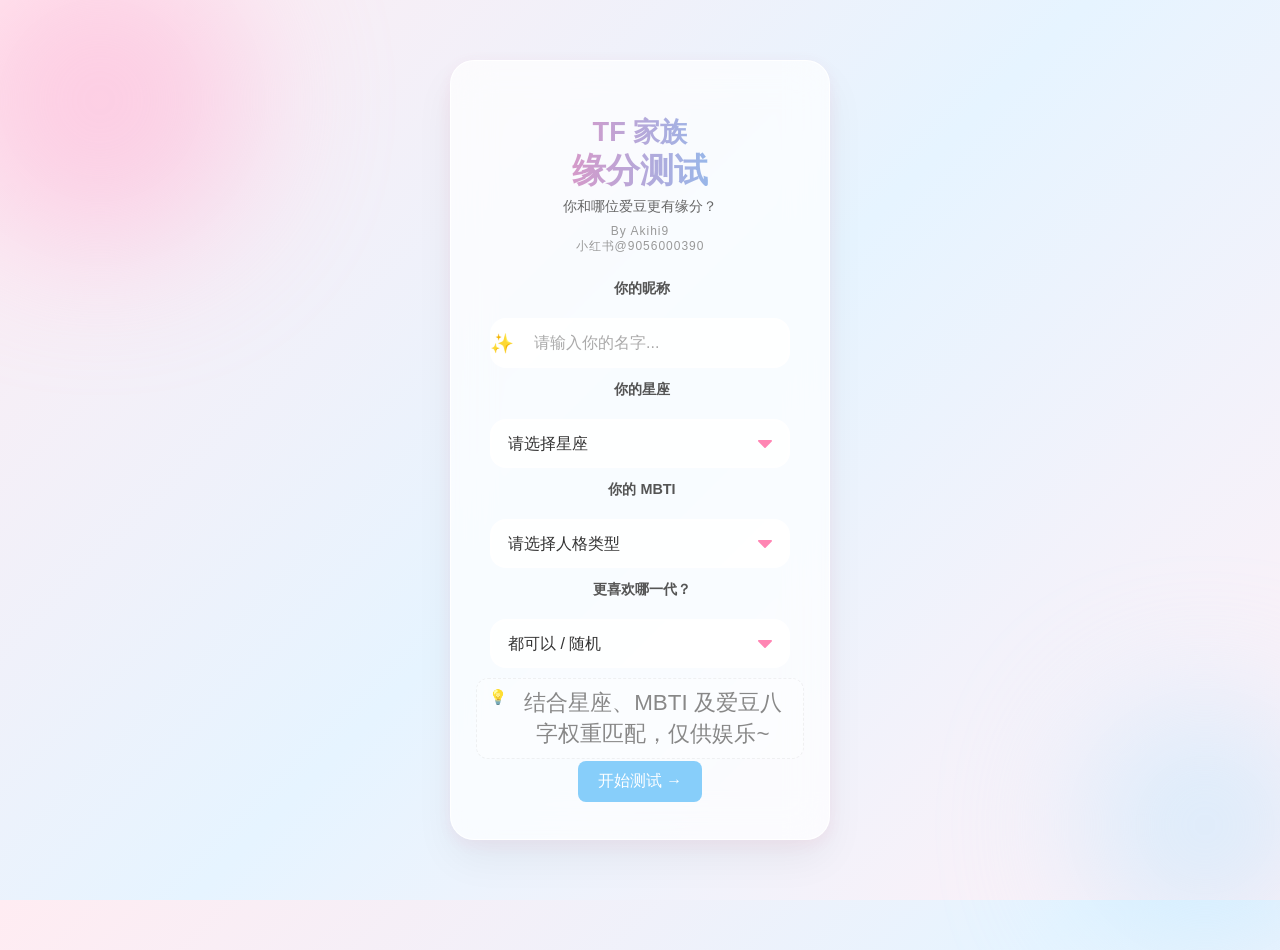
<file: index.html>
<!DOCTYPE html>
<html lang="zh-CN">
<head>
  <meta charset="UTF-8">
  <meta name="viewport" content="width=device-width, initial-scale=1.0, maximum-scale=1.0, user-scalable=no">
  <title>✨时代峰峻一到四代 · 缘分测试✨</title>
  <link rel="stylesheet" href="style.css">
  <link rel="stylesheet" href="index.css">
</head>
<body>

  <!-- 背景装饰 (保留氛围感) -->
  <div class="bg-shape shape-1"></div>
  <div class="bg-shape shape-2"></div>

  <div class="main-card">
    <header class="card-header fade-in" style="--delay: 0.1s">
      <h1>TF 家族<br><span class="highlight">缘分测试</span></h1>
      <p class="subtitle">你和哪位爱豆更有缘分？</p>
      <div class="author-sign">By Akihi9<br>小红书@9056000390</div>
    </header>

    <form id="testForm">
      <!-- 1. 昵称输入 -->
      <div class="input-group fade-in" style="--delay: 0.2s">
        <label for="nickname">你的昵称</label>
        <div class="input-wrapper">
          <input type="text" id="nickname" placeholder="请输入你的名字..." autocomplete="off">
          <span class="input-icon">✨</span>
        </div>
      </div>

      <!-- 2. 星座选择 (恢复下拉框) -->
      <div class="input-group fade-in" style="--delay: 0.3s">
        <label for="star">你的星座</label>
        <select id="star">
          <option value="" disabled selected>请选择星座</option>
          <option value="aries">白羊座 ♈</option>
          <option value="taurus">金牛座 ♉</option>
          <option value="gemini">双子座 ♊</option>
          <option value="cancer">巨蟹座 ♋</option>
          <option value="leo">狮子座 ♌</option>
          <option value="virgo">处女座 ♍</option>
          <option value="libra">天秤座 ♎</option>
          <option value="scorpio">天蝎座 ♏</option>
          <option value="sagittarius">射手座 ♐</option>
          <option value="capricorn">摩羯座 ♑</option>
          <option value="aquarius">水瓶座 ♒</option>
          <option value="pisces">双鱼座 ♓</option>
        </select>
      </div>

      <!-- 3. MBTI 选择 (恢复下拉框) -->
      <div class="input-group fade-in" style="--delay: 0.4s">
        <label for="mbti">你的 MBTI</label>
        <select id="mbti">
          <option value="" disabled selected>请选择人格类型</option>
          <option value="INFJ">INFJ 提倡者</option>
          <option value="INFP">INFP 调停者</option>
          <option value="INTJ">INTJ 建筑师</option>
          <option value="INTP">INTP 逻辑学家</option>
          <option value="ISFJ">ISFJ 守卫者</option>
          <option value="ISFP">ISFP 探险家</option>
          <option value="ISTJ">ISTJ 物流师</option>
          <option value="ISTP">ISTP 鉴赏家</option>
          <option value="ENFJ">ENFJ 主人公</option>
          <option value="ENFP">ENFP 竞选者</option>
          <option value="ENTJ">ENTJ 指挥官</option>
          <option value="ENTP">ENTP 辩论家</option>
          <option value="ESFJ">ESFJ 执政官</option>
          <option value="ESFP">ESFP 表演者</option>
          <option value="ESTJ">ESTJ 总经理</option>
          <option value="ESTP">ESTP 企业家</option>
        </select>
      </div>

      <!-- 4. 代际选择 (恢复下拉框) -->
      <div class="input-group fade-in" style="--delay: 0.5s">
        <label for="group">更喜欢哪一代？</label>
        <select id="group">
          <option value="all">都可以 / 随机</option>
          <option value="tfboys">TFBOYS (一代)</option>
          <option value="时代少年团">时代少年团 (二代)</option>
          <option value="三代">TF家族三代</option>
          <option value="四代">TF家族四代</option>
        </select>
      </div>

      <!-- 提示语 -->
      <div class="tip-box fade-in" style="--delay: 0.6s">
        <span class="tip-icon">💡</span>
        <p>结合星座、MBTI 及爱豆八字权重匹配，仅供娱乐~</p>
      </div>

      <!-- 按钮 -->
      <button type="button" id="startBtn" class="fade-in" style="--delay: 0.7s">
        开始测试 <span class="btn-arrow">→</span>
      </button>
    </form>
  </div>

  <script>
    // 简单的开始按钮逻辑
    document.getElementById("startBtn").addEventListener("click", function() {
      const nickname = document.getElementById("nickname").value.trim();
      const star = document.getElementById("star").value;
      const mbti = document.getElementById("mbti").value;
      const group = document.getElementById("group").value;

      // 验证
      if (!nickname) {
        const input = document.getElementById("nickname");
        input.classList.add('shake');
        input.placeholder = "请先告诉我你的名字~";
        setTimeout(() => {
          input.classList.remove('shake');
          input.placeholder = "请输入你的名字...";
        }, 500);
        return;
      }
      if (!star) {
        alert("别忘了选星座哦！");
        document.getElementById("star").focus();
        return;
      }
      if (!mbti) {
        alert("MBTI 是匹配的关键，选一个吧！");
        document.getElementById("mbti").focus();
        return;
      }

      // 存储
      localStorage.setItem("nickname", nickname);
      localStorage.setItem("star", star);
      localStorage.setItem("mbti", mbti);
      localStorage.setItem("group", group);

      // 按钮点击特效
      const btn = this;
      const originalText = btn.innerHTML;
      btn.innerHTML = "加载中...";
      btn.style.transform = "scale(0.95)";
      
      setTimeout(() => {
        window.location.href = "question1.html";
      }, 600);
    });

    // 入场动画
    window.addEventListener('load', () => {
      document.querySelectorAll('.fade-in').forEach(el => {
        el.style.opacity = '1';
        el.style.transform = 'translateY(0)';
      });
    });
  </script>
</body>
</html>
</file>
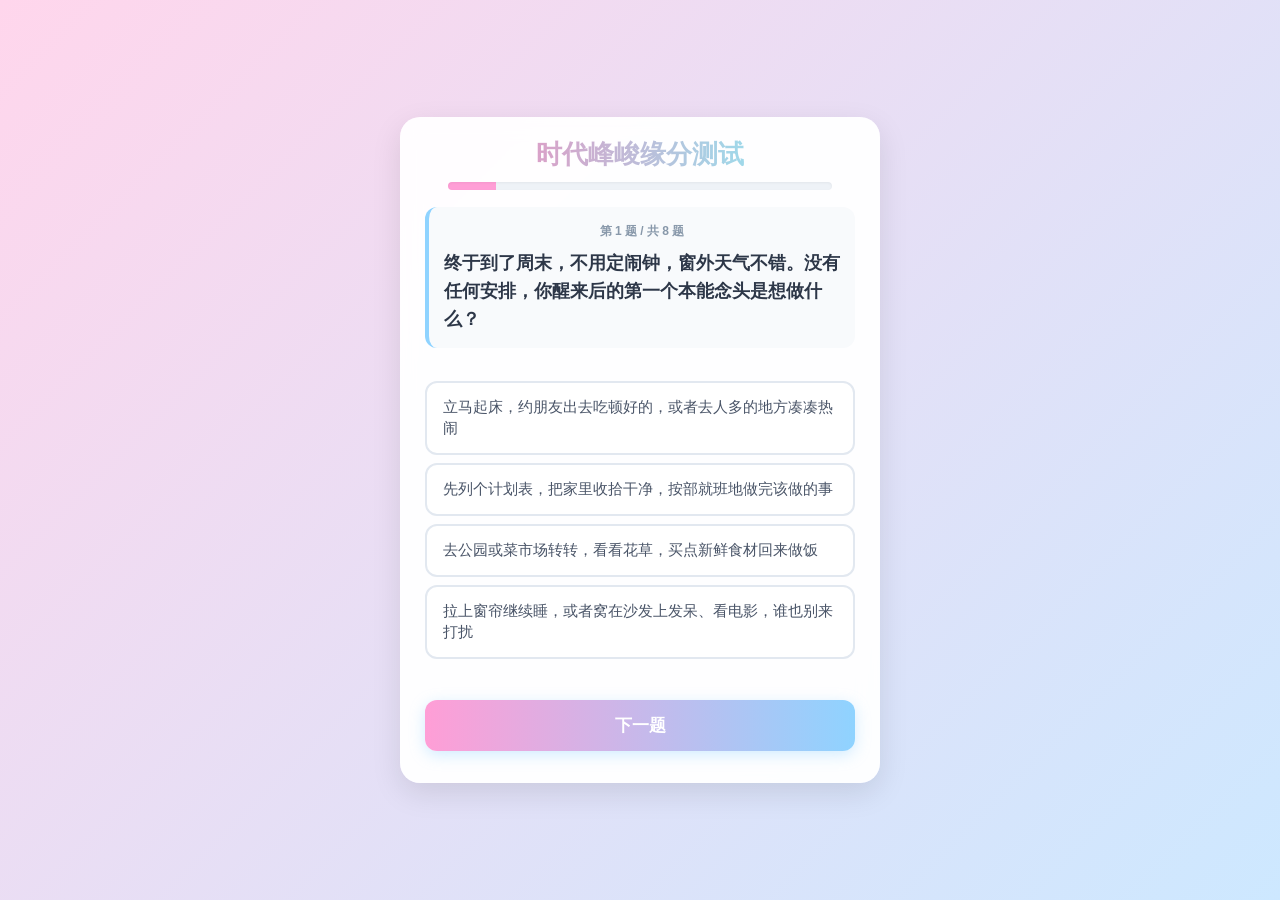
<file: question1.html>
<!DOCTYPE html>
<html lang="zh-CN">

<head>
  <meta charset="UTF-8">
  <meta name="viewport" content="width=device-width, initial-scale=1.0">
  <title>✨时代峰峻缘分测试 - 问题 1✨</title>
</head>
<link rel="stylesheet" href="style.css">
<link rel="stylesheet" href="questions.css">

<body>
    <div class="container">
 <h2>问题 1</h2>
 <p>终于到了周末，不用定闹钟，窗外天气不错。没有任何安排，你醒来后的第一个本能念头是想做什么？</p>

 <form id="q1Form">
  <input type="radio" name="q1" value="丙火" id="q1A">
  <label for="q1A">立马起床，约朋友出去吃顿好的，或者去人多的地方凑凑热闹</label>

  <input type="radio" name="q1" value="庚金" id="q1B">
  <label for="q1B">先列个计划表，把家里收拾干净，按部就班地做完该做的事</label>

  <input type="radio" name="q1" value="甲木" id="q1C">
  <label for="q1C">去公园或菜市场转转，看看花草，买点新鲜食材回来做饭</label>

  <input type="radio" name="q1" value="癸水" id="q1D">
  <label for="q1D">拉上窗帘继续睡，或者窝在沙发上发呆、看电影，谁也别来打扰</label><br>

  <button type="button" id="nextBtn">下一题</button>
 </form>

 <script>
    document.getElementById("nextBtn").addEventListener("click", function() {
   const answer = document.querySelector('input[name="q1"]:checked');
   if (!answer) {
    alert("请选择一个选项！");
    return;
    }

  // 保存选项到 localStorage
  localStorage.setItem("q1", answer.value);

  // 跳转到第二题
  window.location.href = "question2.html";
  });
 </script>
 </div>
</body>
</html>
</file>
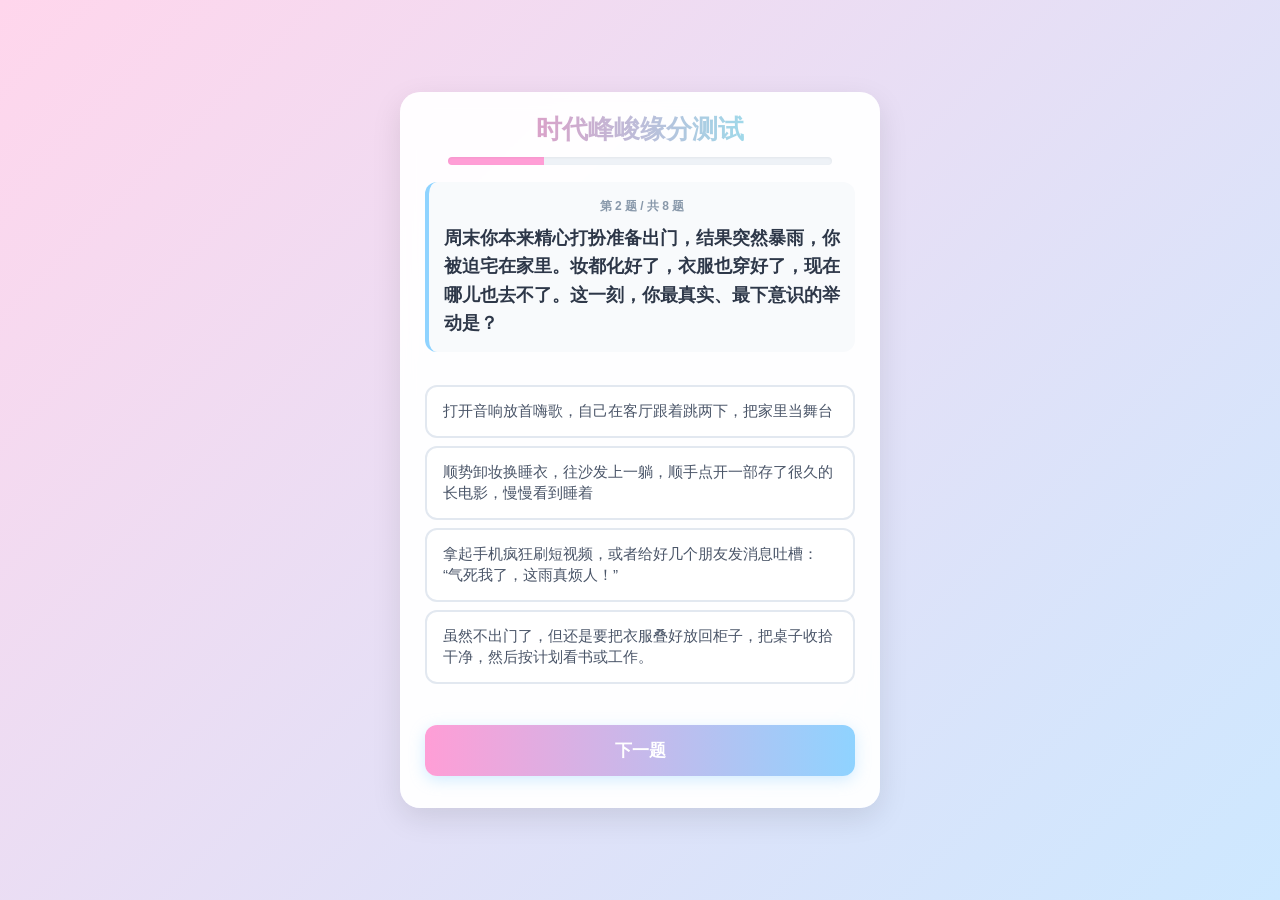
<file: question2.html>
<!DOCTYPE html>
<html lang="zh-CN">

<head>
  <meta charset="UTF-8">
  <meta name="viewport" content="width=device-width, initial-scale=1.0">
  <title>✨时代峰峻缘分测试 - 问题 2✨</title>
  <style>
    /* 第2题：25% */
    .container::after {
      background-image: linear-gradient(90deg, #ff9ed6 0%, #ff9ed6 25%, #eef2f7 25%, #eef2f7 100%) !important;
    }
    p::before {
      content: "第 2 题 / 共 8 题" !important;
    }
  </style>
</head>
<link rel="stylesheet" href="style.css">
<link rel="stylesheet" href="questions.css">

<body>
    <div class="container">
  <h2>问题 2</h2>
  <p>周末你本来精心打扮准备出门，结果突然暴雨，你被迫宅在家里。妆都化好了，衣服也穿好了，现在哪儿也去不了。这一刻，你最真实、最下意识的举动是？</p>

  <form id="q2Form">
    <input type="radio" name="q2" value="丙火" id="q2A">
    <label for="q2A">打开音响放首嗨歌，自己在客厅跟着跳两下，把家里当舞台</label>

    <input type="radio" name="q2" value="壬水" id="q2B">
    <label for="q2B">顺势卸妆换睡衣，往沙发上一躺，顺手点开一部存了很久的长电影，慢慢看到睡着</label>

    <input type="radio" name="q2" value="乙木" id="q2C">
    <label for="q2C">拿起手机疯狂刷短视频，或者给好几个朋友发消息吐槽：“气死我了，这雨真烦人！”</label>

    <input type="radio" name="q2" value="庚金" id="q2D">
    <label for="q2D">虽然不出门了，但还是要把衣服叠好放回柜子，把桌子收拾干净，然后按计划看书或工作。</label><br>

    <button type="button" id="nextBtn">下一题</button>
  </form>

  <script>
    // 测试能读取第一题和昵称
    console.log("昵称：", localStorage.getItem("nickname"));
    console.log("星座：", localStorage.getItem("star"));
    console.log("MBTI：", localStorage.getItem("mbti"));
    console.log("第一题答案：", localStorage.getItem("q1"));

    document.getElementById("nextBtn").addEventListener("click", function () {
      const answer = document.querySelector('input[name="q2"]:checked');
      if (!answer) {
        alert("请选择一个选项！");
        return;
      }

      // 保存第二题答案
      localStorage.setItem("q2", answer.value);

      // 跳转到第三题
      window.location.href = "question3.html";
    });
  </script>
</div>
</body>
</html>
</file>
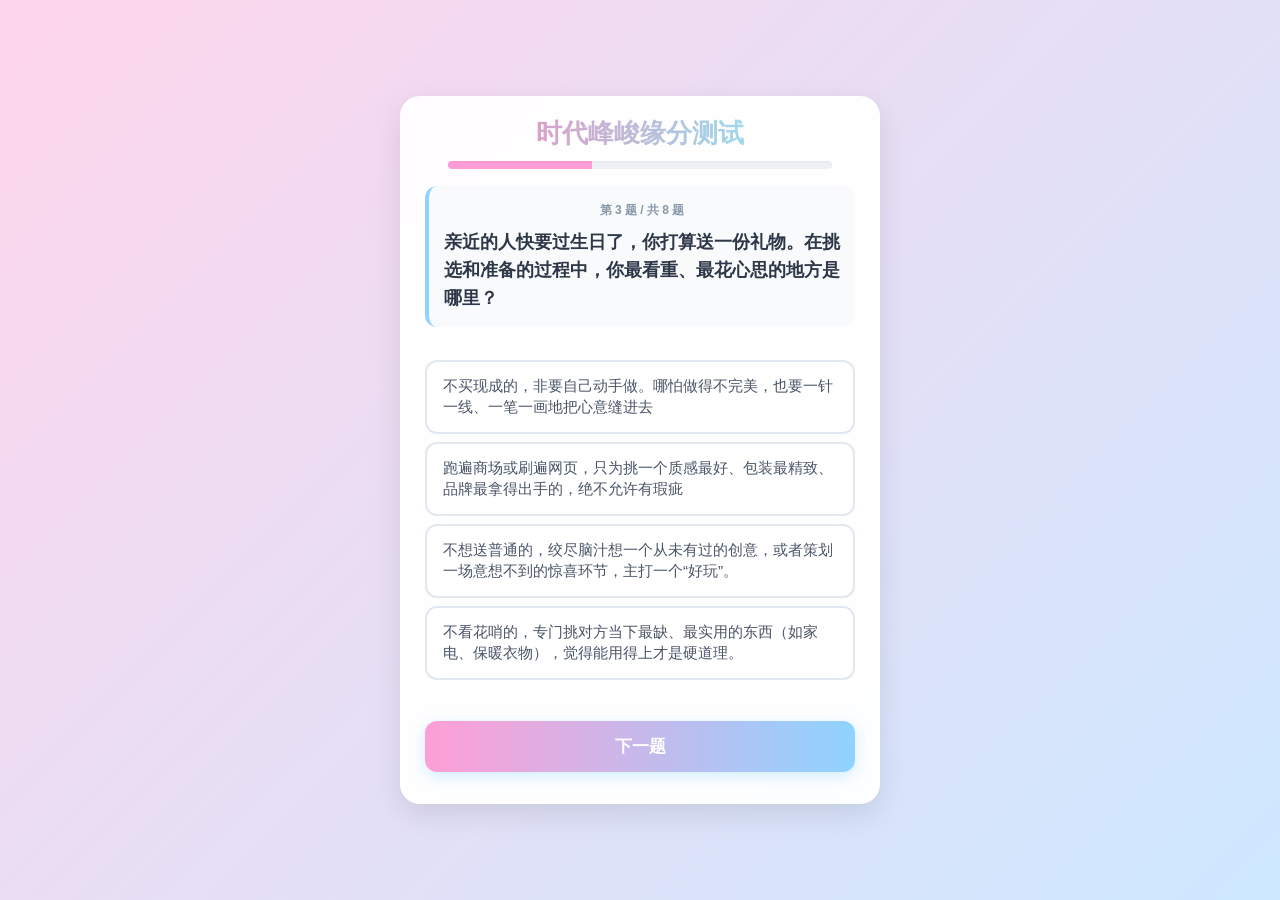
<file: question3.html>
<!DOCTYPE html>
<html lang="zh-CN">

<head>
  <meta charset="UTF-8">
  <meta name="viewport" content="width=device-width, initial-scale=1.0">
  <title>✨时代峰峻缘分测试 - 问题 3✨</title>
</head>
<link rel="stylesheet" href="style.css">
<link rel="stylesheet" href="questions.css">
<style>
  /* 第3题：37.5% */
  .container::after {
    background-image: linear-gradient(90deg, #ff9ed6 0%, #ff9ed6 37.5%, #eef2f7 37.5%, #eef2f7 100%) !important;
  }
  p::before {
    content: "第 3 题 / 共 8 题" !important;
  }
</style>
<body>
     <div class="container">
  <h2>问题 3</h2>
  <p>亲近的人快要过生日了，你打算送一份礼物。在挑选和准备的过程中，你最看重、最花心思的地方是哪里？</p>

  <form id="q3Form">
    <input type="radio" name="q3" value="丁火" id="q3A">
    <label for="q3A">不买现成的，非要自己动手做。哪怕做得不完美，也要一针一线、一笔一画地把心意缝进去</label>

    <input type="radio" name="q3" value="辛金" id="q3B">
    <label for="q3B">跑遍商场或刷遍网页，只为挑一个质感最好、包装最精致、品牌最拿得出手的，绝不允许有瑕疵</label>

    <input type="radio" name="q3" value="甲木" id="q3C">
    <label for="q3C">不想送普通的，绞尽脑汁想一个从未有过的创意，或者策划一场意想不到的惊喜环节，主打一个“好玩”。</label>

    <input type="radio" name="q3" value="戊土" id="q3D">
    <label for="q3D">不看花哨的，专门挑对方当下最缺、最实用的东西（如家电、保暖衣物），觉得能用得上才是硬道理。</label><br>

    <button type="button" id="nextBtn">下一题</button>
  </form>

  <script>
    // 测试读取昵称和前两题答案
    console.log("昵称：", localStorage.getItem("nickname"));
    console.log("星座：", localStorage.getItem("star"));
    console.log("MBTI：", localStorage.getItem("mbti"));
    console.log("第一题答案：", localStorage.getItem("q1"));
    console.log("第二题答案：", localStorage.getItem("q2"));

    document.getElementById("nextBtn").addEventListener("click", function () {
      const answer = document.querySelector('input[name="q3"]:checked');
      if (!answer) {
        alert("请选择一个选项！");
        return;
      }

      // 保存第三题答案
      localStorage.setItem("q3", answer.value);

      // 跳转到第四题
      window.location.href = "question4.html";
    });
  </script>
</div>
</body>
</html>
</file>
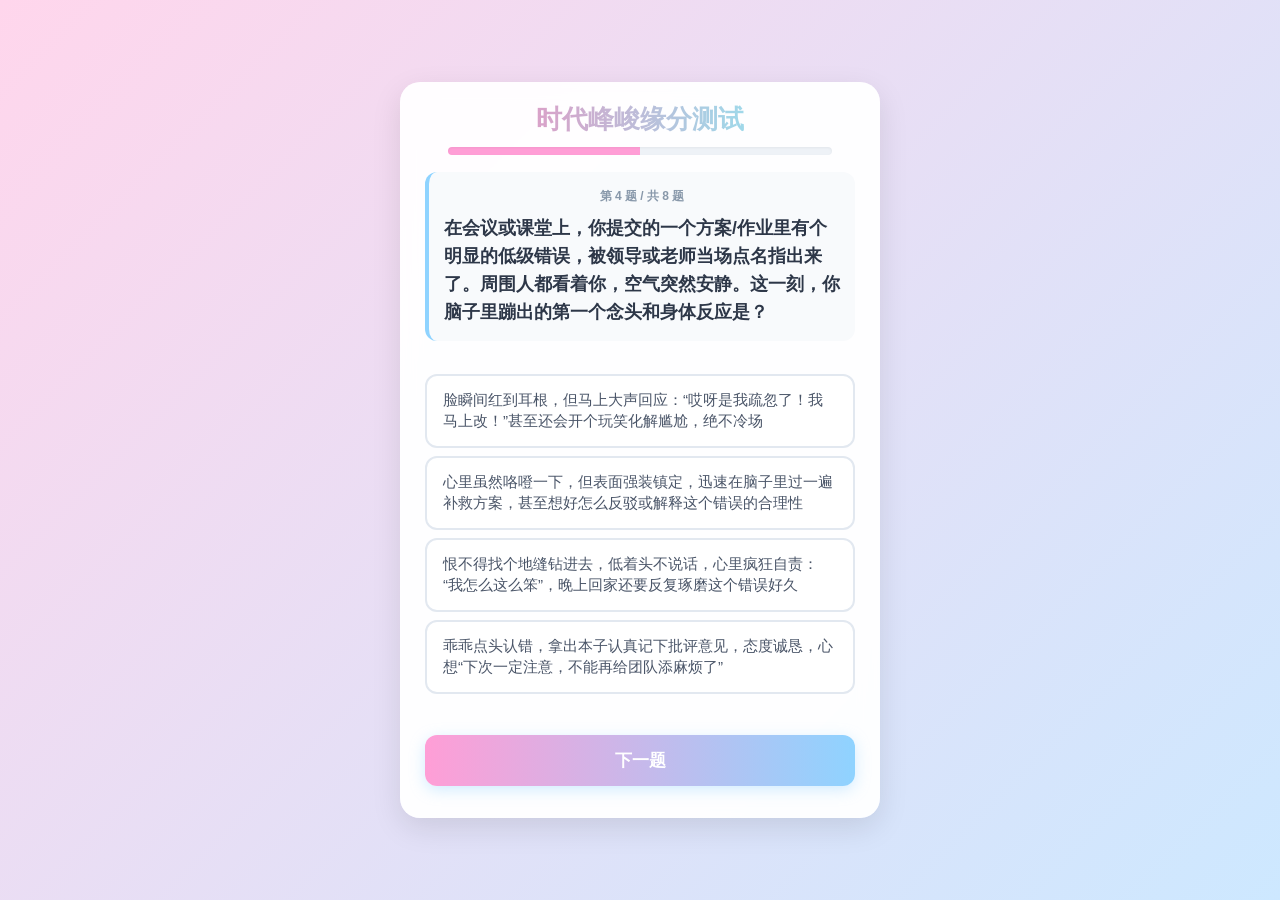
<file: question4.html>
<!DOCTYPE html>
<html lang="zh-CN">
<head>
<meta charset="UTF-8">
<meta name="viewport" content="width=device-width, initial-scale=1.0">
<title>✨时代峰峻缘分测试 - 问题4✨</title>
</head>
<link rel="stylesheet" href="style.css">
<link rel="stylesheet" href="questions.css">
<style>
  /* 第4题：进度 50% */
  .container::after {
    background-image: linear-gradient(90deg, #ff9ed6 0%, #ff9ed6 50%, #eef2f7 50%, #eef2f7 100%) !important;
  }
  p::before {
    content: "第 4 题 / 共 8 题" !important;
  }
</style>
<body>
<div class="container">
<h2>问题 4</h2>
<p>在会议或课堂上，你提交的一个方案/作业里有个明显的低级错误，被领导或老师当场点名指出来了。周围人都看着你，空气突然安静。这一刻，你脑子里蹦出的第一个念头和身体反应是？</p>

<form id="q4Form">
  <input type="radio" name="q4" value="丙火" id="q4A">
  <label for="q4A">脸瞬间红到耳根，但马上大声回应：“哎呀是我疏忽了！我马上改！”甚至还会开个玩笑化解尴尬，绝不冷场</label>

  <input type="radio" name="q4" value="甲木" id="q4B">
  <label for="q4B">心里虽然咯噔一下，但表面强装镇定，迅速在脑子里过一遍补救方案，甚至想好怎么反驳或解释这个错误的合理性</label>

  <input type="radio" name="q4" value="丁火" id="q4C">
  <label for="q4C">恨不得找个地缝钻进去，低着头不说话，心里疯狂自责：“我怎么这么笨”，晚上回家还要反复琢磨这个错误好久</label>

  <input type="radio" name="q4" value="己土" id="q4D">
  <label for="q4D">乖乖点头认错，拿出本子认真记下批评意见，态度诚恳，心想“下次一定注意，不能再给团队添麻烦了”</label><br>

  <button type="button" id="nextBtn">下一题</button>
</form>

<script>
document.getElementById("nextBtn").addEventListener("click", function() {
  const answer = document.querySelector('input[name="q4"]:checked');
  if (!answer) {
    alert("请选择一个选项！");
    return;
  }

  // 保存选项到 localStorage
  localStorage.setItem("q4", answer.value);

  // 跳转到第五题
  window.location.href = "question5.html";
});
</script>
</div>
</body>
</html>
</file>
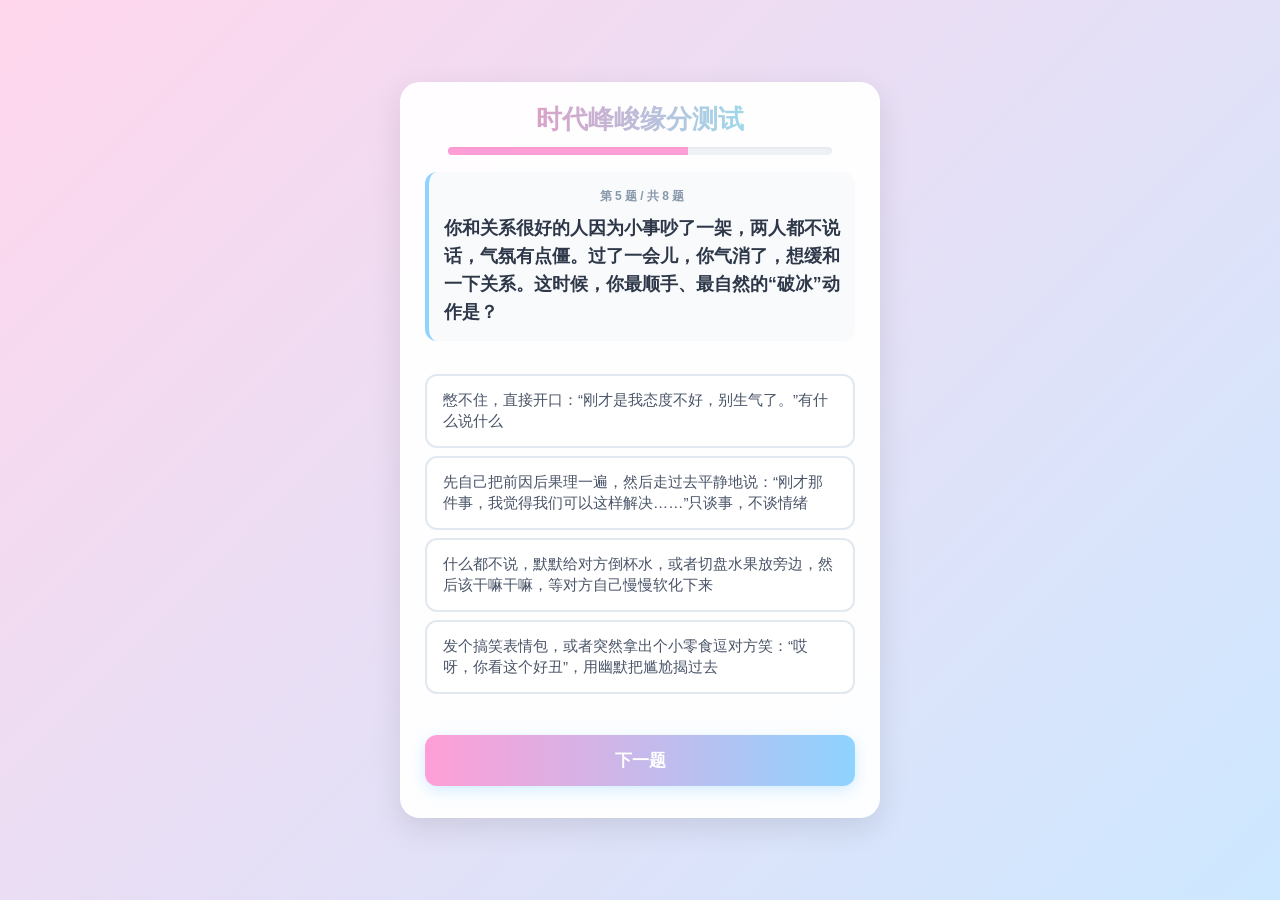
<file: question5.html>
<!DOCTYPE html>
<html lang="zh-CN">
<head>
<meta charset="UTF-8">
<meta name="viewport" content="width=device-width, initial-scale=1.0">
<title>✨时代峰峻缘分测试 - 问题5✨</title>
</head>
<link rel="stylesheet" href="style.css">
<link rel="stylesheet" href="questions.css">
<style>
  /* 第5题：进度 62.5% */
  .container::after {
    background-image: linear-gradient(90deg, #ff9ed6 0%, #ff9ed6 62.5%, #eef2f7 62.5%, #eef2f7 100%) !important;
  }
  p::before {
    content: "第 5 题 / 共 8 题" !important;
  }
</style>
<body>
<div class="container">
<h2>问题 5</h2>
<p>你和关系很好的人因为小事吵了一架，两人都不说话，气氛有点僵。过了一会儿，你气消了，想缓和一下关系。这时候，你最顺手、最自然的“破冰”动作是？</p>

<form id="q5Form">
  <input type="radio" name="q5" value="丙火" id="q5A">
  <label for="q5A">憋不住，直接开口：“刚才是我态度不好，别生气了。”有什么说什么</label>

  <input type="radio" name="q5" value="庚金" id="q5B">
  <label for="q5B">先自己把前因后果理一遍，然后走过去平静地说：“刚才那件事，我觉得我们可以这样解决……”只谈事，不谈情绪</label>

  <input type="radio" name="q5" value="癸水" id="q5C">
  <label for="q5C">什么都不说，默默给对方倒杯水，或者切盘水果放旁边，然后该干嘛干嘛，等对方自己慢慢软化下来</label>

  <input type="radio" name="q5" value="乙木" id="q5D">
  <label for="q5D">发个搞笑表情包，或者突然拿出个小零食逗对方笑：“哎呀，你看这个好丑”，用幽默把尴尬揭过去</label><br>

  <button type="button" id="nextBtn">下一题</button>
</form>

<script>
document.getElementById("nextBtn").addEventListener("click", function() {
  const answer = document.querySelector('input[name="q5"]:checked');
  if (!answer) {
    alert("请选择一个选项！");
    return;
  }

  // 保存选项到 localStorage
  localStorage.setItem("q5", answer.value);

  // 跳转到第六题
  window.location.href = "question6.html";
});
</script>
</div>
</body>
</html>
</file>
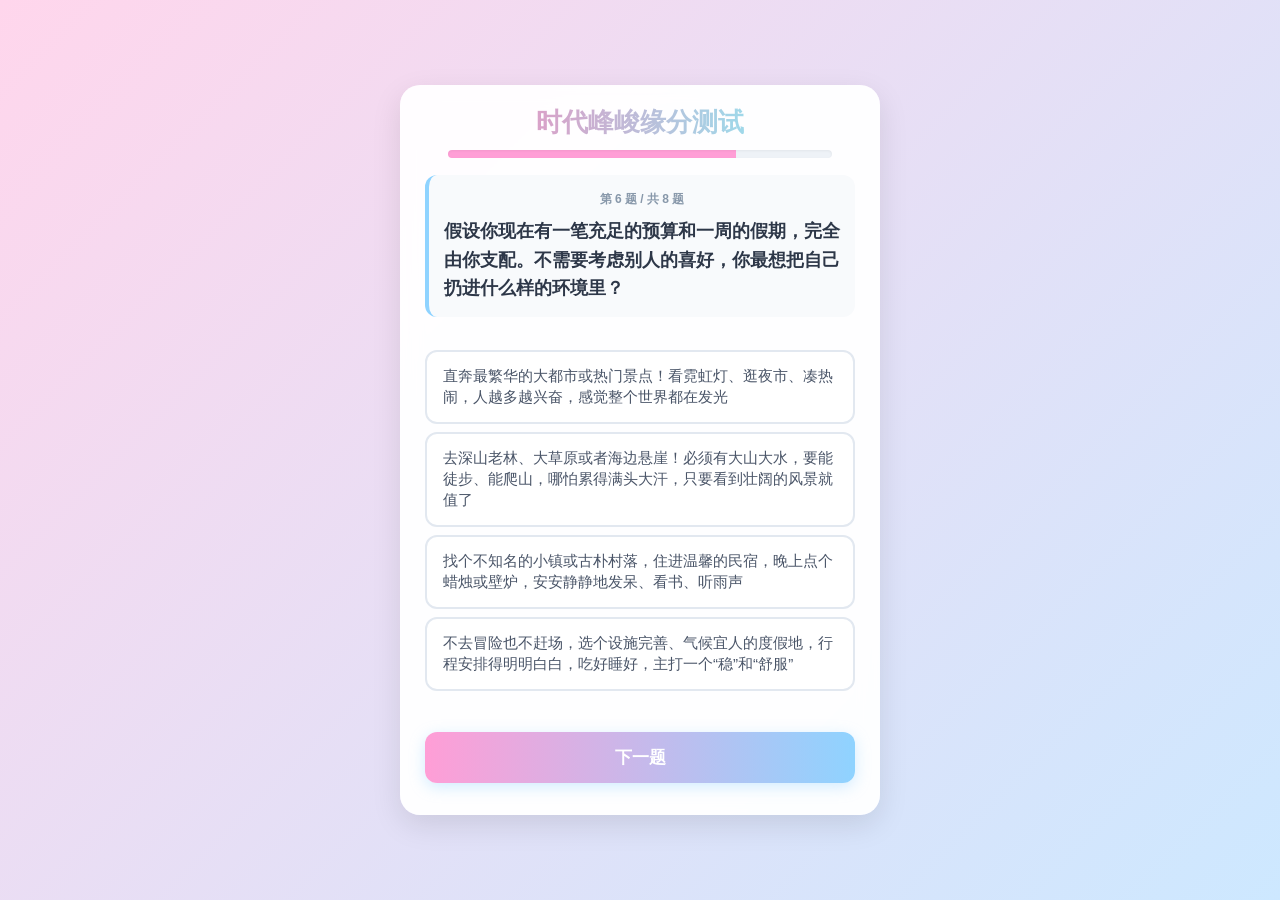
<file: question6.html>
<!DOCTYPE html>
<html lang="zh-CN">
<head>
<meta charset="UTF-8">
<meta name="viewport" content="width=device-width, initial-scale=1.0">
<title>✨时代峰峻缘分测试 - 问题6✨</title>
</head>
<link rel="stylesheet" href="style.css">
<link rel="stylesheet" href="questions.css">
<style>
  /* 第6题：进度 75% */
  .container::after {
    background-image: linear-gradient(90deg, #ff9ed6 0%, #ff9ed6 75%, #eef2f7 75%, #eef2f7 100%) !important;
  }
  p::before {
    content: "第 6 题 / 共 8 题" !important;
  }
</style>
<body>
<div class="container">
<h2>问题 6</h2>
<p>假设你现在有一笔充足的预算和一周的假期，完全由你支配。不需要考虑别人的喜好，你最想把自己扔进什么样的环境里？</p>

<form id="q6Form">
  <input type="radio" name="q6" value="丙火" id="q6A">
  <label for="q6A">直奔最繁华的大都市或热门景点！看霓虹灯、逛夜市、凑热闹，人越多越兴奋，感觉整个世界都在发光</label>

  <input type="radio" name="q6" value="甲木" id="q6B">
  <label for="q6B">去深山老林、大草原或者海边悬崖！必须有大山大水，要能徒步、能爬山，哪怕累得满头大汗，只要看到壮阔的风景就值了</label>

  <input type="radio" name="q6" value="丁火" id="q6C">
  <label for="q6C">找个不知名的小镇或古朴村落，住进温馨的民宿，晚上点个蜡烛或壁炉，安安静静地发呆、看书、听雨声</label>

  <input type="radio" name="q6" value="戊土" id="q6D">
  <label for="q6D">不去冒险也不赶场，选个设施完善、气候宜人的度假地，行程安排得明明白白，吃好睡好，主打一个“稳”和“舒服”</label><br>

  <button type="button" id="nextBtn">下一题</button>
</form>

<script>
document.getElementById("nextBtn").addEventListener("click", function() {
  const answer = document.querySelector('input[name="q6"]:checked');
  if (!answer) {
    alert("请选择一个选项！");
    return;
  }

  // 保存选项到 localStorage
  localStorage.setItem("q6", answer.value);

  // 跳转到第七题
  window.location.href = "question7.html";
});
</script>
</div>
</body>
</html>
</file>
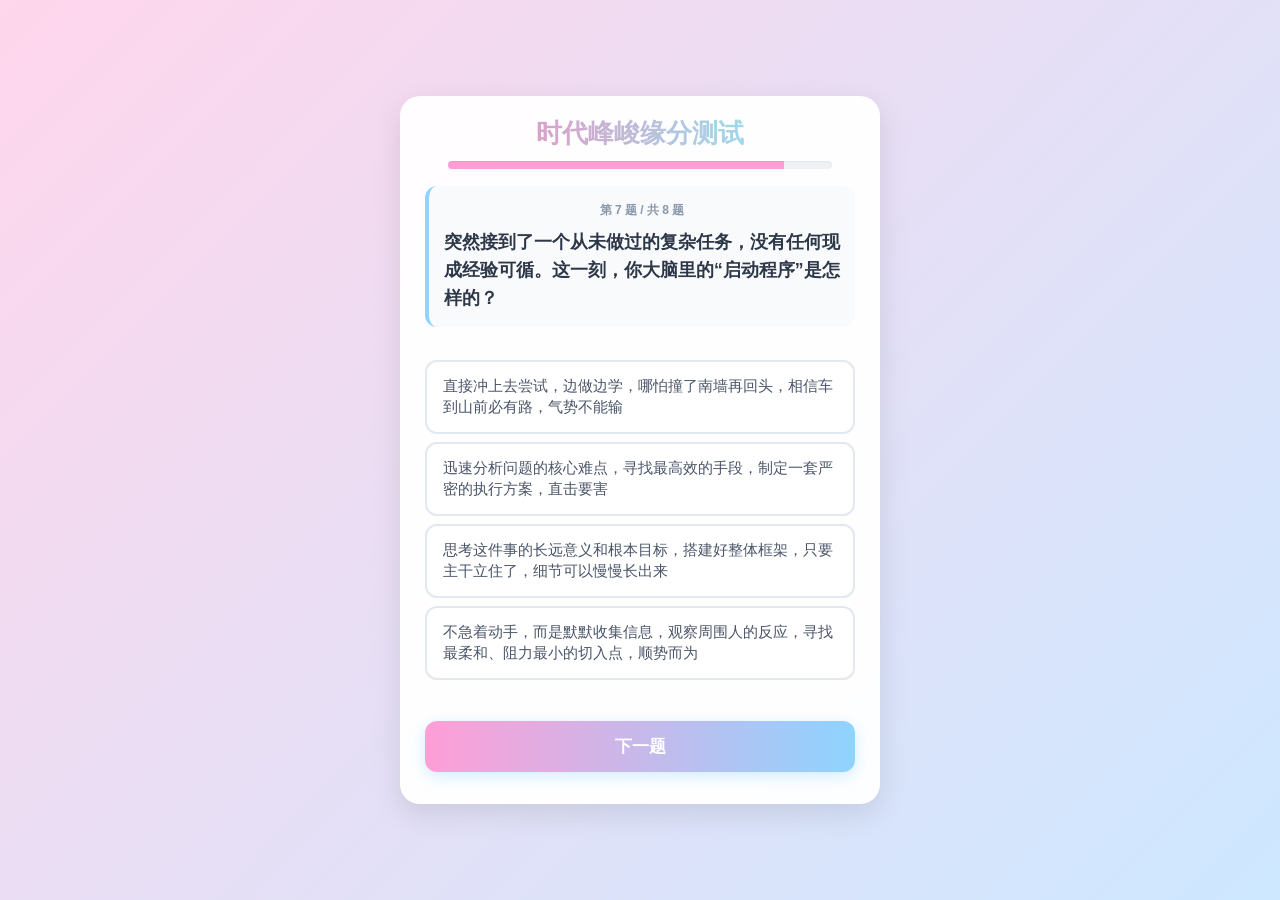
<file: question7.html>
<!DOCTYPE html>
<html lang="zh-CN">
<head>
<meta charset="UTF-8">
<meta name="viewport" content="width=device-width, initial-scale=1.0">
<title>✨时代峰峻缘分测试 - 问题7✨</title>
</head>
<link rel="stylesheet" href="style.css">
<link rel="stylesheet" href="questions.css">
<style>
  /* 第7题：进度 87.5% */
  .container::after {
    background-image: linear-gradient(90deg, #ff9ed6 0%, #ff9ed6 87.5%, #eef2f7 87.5%, #eef2f7 100%) !important;
  }
  p::before {
    content: "第 7 题 / 共 8 题" !important;
  }
</style>
<body>
<div class="container">
<h2>问题 7</h2>
<p>突然接到了一个从未做过的复杂任务，没有任何现成经验可循。这一刻，你大脑里的“启动程序”是怎样的？</p>

<form id="q7Form">
  <input type="radio" name="q7" value="丙火" id="q7A">
  <label for="q7A">直接冲上去尝试，边做边学，哪怕撞了南墙再回头，相信车到山前必有路，气势不能输</label>

  <input type="radio" name="q7" value="庚金" id="q7B">
  <label for="q7B">迅速分析问题的核心难点，寻找最高效的手段，制定一套严密的执行方案，直击要害</label>

  <input type="radio" name="q7" value="甲木" id="q7C">
  <label for="q7C">思考这件事的长远意义和根本目标，搭建好整体框架，只要主干立住了，细节可以慢慢长出来</label>

  <input type="radio" name="q7" value="癸水" id="q7D">
  <label for="q7D">不急着动手，而是默默收集信息，观察周围人的反应，寻找最柔和、阻力最小的切入点，顺势而为</label><br>

  <button type="button" id="nextBtn">下一题</button>
</form>

<script>
document.getElementById("nextBtn").addEventListener("click", function() {
  const answer = document.querySelector('input[name="q7"]:checked');
  if (!answer) {
    alert("请选择一个选项！");
    return;
  }

  // 保存答案到 localStorage
  localStorage.setItem("q7", answer.value);

  // 跳转到第八题
  window.location.href = "question8.html";
});
</script>
</div>
</body>
</html>
</file>
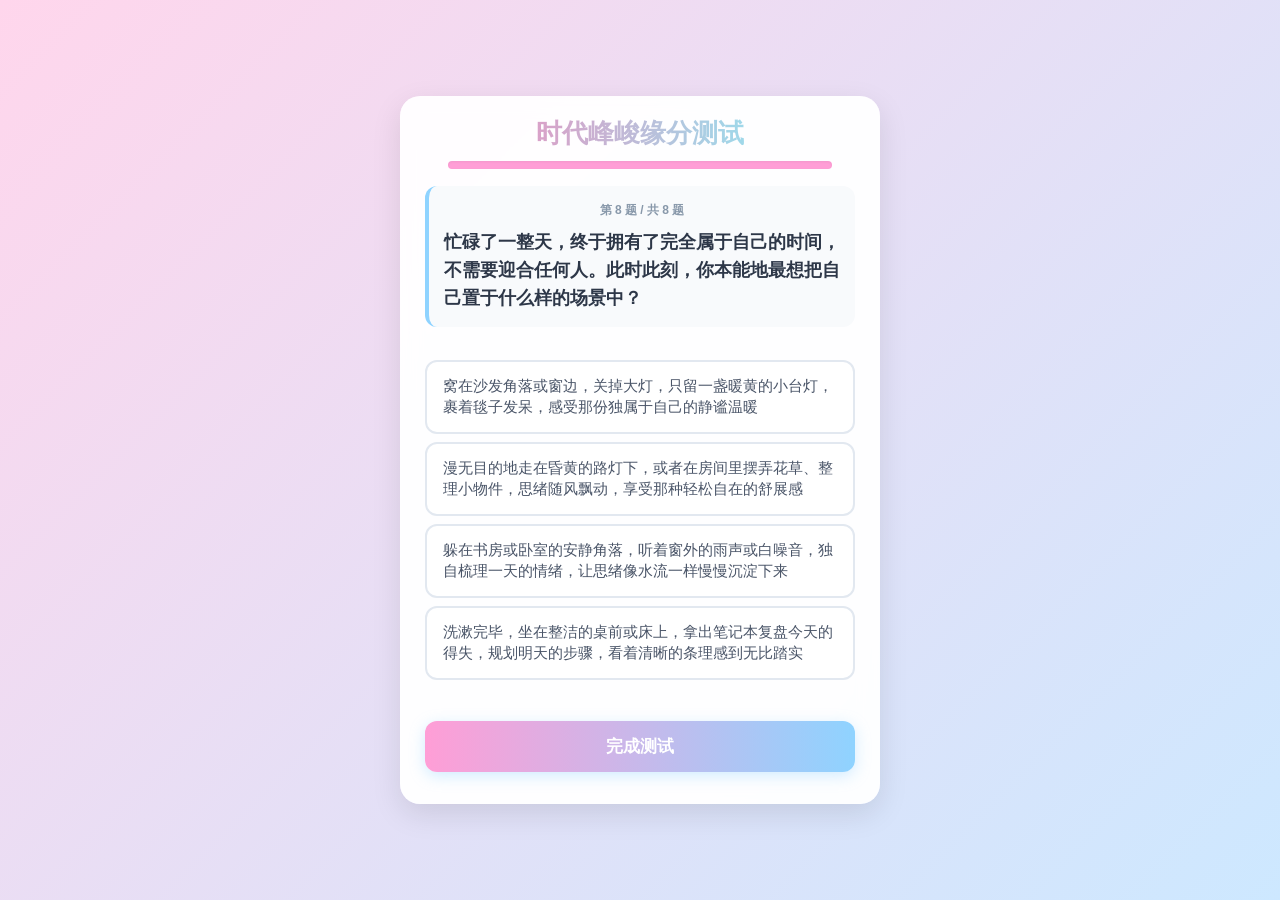
<file: question8.html>
<!DOCTYPE html>
<html lang="zh-CN">
<head>
<meta charset="UTF-8">
<meta name="viewport" content="width=device-width, initial-scale=1.0">
<title>✨时代峰峻缘分测试 - 问题8✨</title>
</head>
<link rel="stylesheet" href="style.css">
<link rel="stylesheet" href="questions.css">
<style>
  /* 第8题：进度 100% */
  .container::after {
    background-image: linear-gradient(90deg, #ff9ed6 0%, #ff9ed6 100%, #eef2f7 100%, #eef2f7 100%) !important;
  }
  p::before {
    content: "第 8 题 / 共 8 题" !important;
  }
</style>
<body>
<div class="container">
<h2>问题 8</h2>
<p>忙碌了一整天，终于拥有了完全属于自己的时间，不需要迎合任何人。此时此刻，你本能地最想把自己置于什么样的场景中？</p>

<form id="q8Form">
  <input type="radio" name="q8" value="丁火" id="q8A">
  <label for="q8A">窝在沙发角落或窗边，关掉大灯，只留一盏暖黄的小台灯，裹着毯子发呆，感受那份独属于自己的静谧温暖</label>

  <input type="radio" name="q8" value="乙木" id="q8B">
  <label for="q8B">漫无目的地走在昏黄的路灯下，或者在房间里摆弄花草、整理小物件，思绪随风飘动，享受那种轻松自在的舒展感</label>

  <input type="radio" name="q8" value="癸水" id="q8C">
  <label for="q8C">躲在书房或卧室的安静角落，听着窗外的雨声或白噪音，独自梳理一天的情绪，让思绪像水流一样慢慢沉淀下来</label>

  <input type="radio" name="q8" value="庚金" id="q8D">
  <label for="q8D">洗漱完毕，坐在整洁的桌前或床上，拿出笔记本复盘今天的得失，规划明天的步骤，看着清晰的条理感到无比踏实</label><br>

  <button type="button" id="finishBtn">完成测试</button>
</form>

<script>
document.getElementById("finishBtn").addEventListener("click", function() {
  const answer = document.querySelector('input[name="q8"]:checked');
  if (!answer) {
    alert("请选择一个选项！");
    return;
  }

  // 保存答案到 localStorage
  localStorage.setItem("q8", answer.value);

  // 跳转到结果页
  window.location.href = "results.html";
});
</script>
</div>
</body>
</html>
</file>
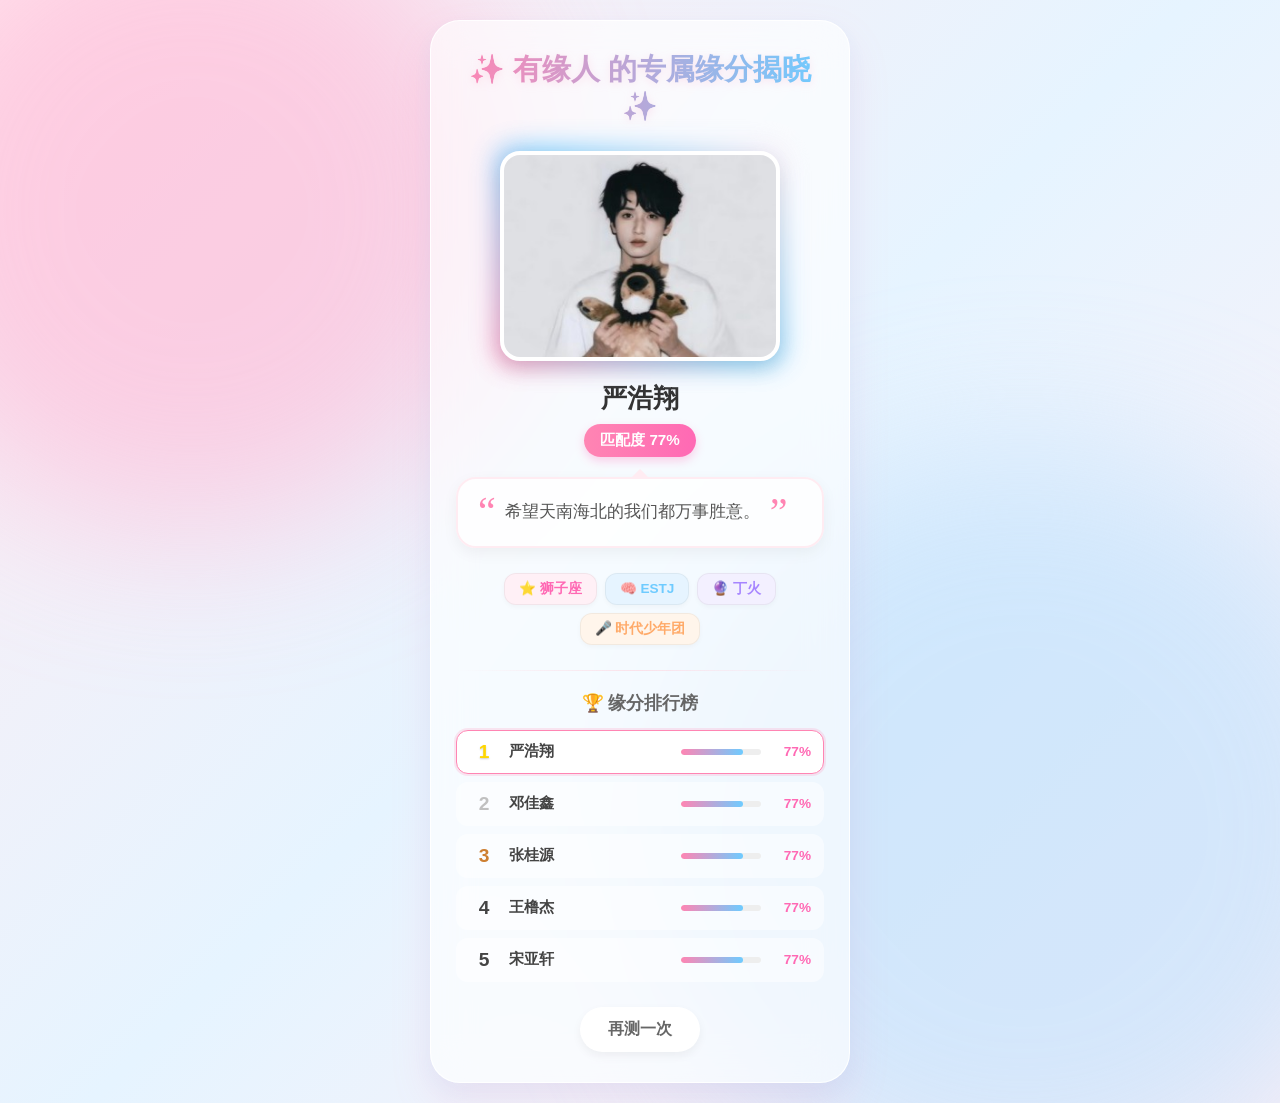
<file: results.html>
<!DOCTYPE html>
<html lang="zh-CN">
<head>
  <meta charset="UTF-8">
  <meta name="viewport" content="width=device-width, initial-scale=1.0">
  <title>缘分测试结果</title>
  <!-- 引入新的结果页专用 CSS -->
  <link rel="stylesheet" href="results.css">
  <!-- 如果之前的 style.css 有全局重置，也可以保留，但 result.css 优先级更高 -->
  <!-- <link rel="stylesheet" href="style.css"> --> 
</head>
<body>

  <!-- 背景装饰层 (可选，如果 result.css 里写了 body 背景则不需要这个) -->
  <div class="bg-decoration"></div>

  <!-- 主卡片容器 -->
  <div class="result-card">
    
    <!-- 1. 大标题 -->
   <h1 class="main-title" id="result-title">✨ 你的专属缘分揭晓 ✨</h1>
    
    <!-- 2. 照片区域 (带光晕) -->
    <div class="photo-wrapper">
      <div class="photo-frame">
        <!-- 默认图片，JS 会替换 src -->
        <img id="idolPhoto" src="" alt="缘分对象" onerror="this.src='https://via.placeholder.com/300?text=No+Image'">
      </div>
      <!-- 装饰光点 -->
      <div class="glow-effect"></div>
    </div>

    <!-- 3. 名字与匹配度 (醒目展示) -->
    <div class="match-header">
      <h2 id="idolName">加载中...</h2>
      <div class="match-score-badge">
        匹配度 <span id="matchScore">0</span>%
      </div>
    </div>

    <!-- 4. 专属语录 (气泡框) -->
    <div class="quote-container">
      <div class="quote-bubble">
        <span class="quote-icon left">“</span>
        <p id="idolQuote">正在读取他的心声...</p>
        <span class="quote-icon right">”</span>
      </div>
    </div>

    <!-- 5. 信息标签 (胶囊状) -->
    <div class="info-tags">
      <span class="tag tag-pink" id="tagConstellation">--</span>
      <span class="tag tag-blue" id="tagMBTI">--</span>
      <span class="tag tag-purple" id="tagAttribute">--</span>
      <span class="tag tag-orange" id="tagAge">--</span>
    </div>

    <!-- 分隔线 -->
    <div class="divider"></div>

    <!-- 6. 匹配度排行榜 -->
    <div class="rank-section">
      <h3 class="rank-title">🏆 缘分排行榜</h3>
      <ul class="rank-list" id="rankList">
        <!-- JS 将自动在这里生成列表项 -->
        <!-- 示例结构 (由 JS 生成): 
        <li class="rank-item" data-index="0">
          <span class="rank-num">1</span>
          <span class="rank-name">张三</span>
          <div class="rank-bar"><div class="rank-fill" style="width:98%"></div></div>
          <span class="rank-score">98%</span>
        </li> 
        -->
      </ul>
    </div>

    <!-- 结果页底部区域 -->
<div class="result-footer">
    <!-- 标题或结果文字在这里... -->
    
    <!-- ⬇️ 重点：必须是这个 div 包裹两个 button ⬇️ -->
    <div class="btn-container">
        
        <!-- 按钮 1 -->
        <button type="button" onclick="window.location.href='index.html'" class="home-btn">
    再测一次
</button>
      
    </div>
</div>

<!-- 提示框 -->
<div id="toast" class="toast">链接已复制！快发给朋友吧~</div>


  <!-- 脚本加载 -->
  <script src="weights.js"></script>
  <script src="results.js"></script>
  
  <!-- 内联小脚本：确保页面加载完后初始化排行榜 (如果 results.js 里没写的话) -->
  <script>
    // 如果 results.js 已经处理了所有渲染，这段可以删除
    // 这里只是为了确保 DOM 就绪
    document.addEventListener('DOMContentLoaded', () => {
      if (typeof initRanking === 'function') {
        initRanking();
      }
    });
  </script>
</body>

</html>
</file>
<file: style.css>
/* ===============================
   全局页面样式
================================= */
body {
  font-family: "Arial", "Helvetica", sans-serif; /* 系统柔和字体 */
  color: #333;
  background: linear-gradient(to bottom right, #cce7ff, #ffd6e7); /* 淡蓝粉渐变 */
  margin: 0;
  padding: 0 15px; /* 手机端左右间距 */
  min-height: 100vh;
  display: flex;
  flex-direction: column;
  align-items: center;  /* 水平居中 */
  body {
  justify-content: center; /* 垂直居中，之前是 flex-start */
}
  box-sizing: border-box;
}

/* ===============================
   所有标题、段落统一
================================= */
h1 {
  font-size: 2em;
  color: white;
  text-align: center;
  margin: 20px 0;
}

h2, h3 {
  font-size: 1.5em;
  text-align: center;
  margin: 2px 0;
}

p, label {
  font-size: 2em;
  text-align: center;
  margin: 2px 0;
}

/* ===============================
   爱豆卡片样式
================================= */
.idol-card {
  text-align: center;
  margin-bottom: 20px;
}

.idol-img {
  width: auto;
  height: auto;
  max-width: 200px;   /* 限制最大宽度 */
  border-radius: 15px; /* 圆角 */
  display: block;
  margin: 5px auto;
}

/* ===============================
   按钮样式
================================= */
button {
  background-color: #87cefa; /* 浅蓝 */
  color: #fff;
  font-size: 1em;
  padding: 10px 20px;
  border: none;
  border-radius: 8px;
  cursor: pointer;
  transition: background 0.3s;
  margin: 2px auto;
  display: block;
}

button:hover {
  background-color: #febdde;
}

button:active {
  background-color: #febdde;
}

/* ===============================
   下拉框样式
================================= */
select {
  font-size: 1em;
  padding: 8px 12px;
  border-radius: 8px;
  border: 1px solid #ccc;
  background-color: #e0f0ff;
  color: #333;
  outline: none;
  margin: 10px auto;
  display: block;
  width: 50% ;       /* 宽度和下拉框一致 */
  max-width: 300px ; /* 最大宽度限制 */
  cursor: pointer;
  transition: background 0.3s;
}

select:hover {
  background-color: #febdde;
}

select:active {
  background-color: #febdde;
}

/* ===============================
   表格或结果信息居中
================================= */
#resultContainer {
  max-width: 600px;
  width: 100%;
  text-align: center;
}

/* ===============================
   响应式适配
================================= */
@media (max-width: 480px) {
  h1 { font-size: 1.6em; }
  h2 { font-size: 1.2em; }
  p, label { font-size: 0.9em; }
  .idol-img { max-width: 150px; }
  button { width: 80%; }
  select { width: 80%; }
}

/* ===============================
   昵称输入框样式
================================= */
input[type="text"] {
  font-size: 1em;
  padding: 8px 12px;
  border-radius: 8px;
  border: 1px solid #ccc;
  background-color: #e0f0ff;
  color: #333;
  outline: none;
  margin: 10px auto;
  display: block;
  width: 50%;       /* 宽度和下拉框一致 */
  max-width: 300px; /* 最大宽度限制 */
  cursor: text;
  transition: background 0.3s;
}

input[type="text"]:hover {
  background-color: #febdde;
}

input[type="text"]:active,
input[type="text"]:focus {
  background-color: #febdde;
}
.button-group {
    display: flex;
    gap: 15px; /* 按钮之间的间距 */
    justify-content: center;
    margin-top: 20px;
}

.btn-restart, .btn-share {
    padding: 12px 24px;
    border: none;
    border-radius: 25px;
    font-size: 16px;
    cursor: pointer;
    transition: transform 0.2s, opacity 0.2s;
    font-weight: bold;
}

.btn-restart {
    background-color: #f0f0f0;
    color: #333;
}

.btn-share {
    background-color: #ff6b6b; /* 醒目的分享色 */
    color: white;
    box-shadow: 0 4px 15px rgba(255, 107, 107, 0.4);
}

.btn-share:active {
    transform: scale(0.95);
}

/* 提示框样式 */
.toast {
    visibility: hidden;
    min-width: 250px;
    background-color: #333;
    color: #fff;
    text-align: center;
    border-radius: 8px;
    padding: 16px;
    position: fixed;
    z-index: 1000;
    left: 50%;
    bottom: 30px;
    transform: translateX(-50%);
    font-size: 16px;
    opacity: 0;
    transition: opacity 0.3s, bottom 0.3s;
}

.toast.show {
    visibility: visible;
    opacity: 1;
    bottom: 50px;
}
</file>
<file: index.css>
/* ===============================
   1. 全局与背景
================================= */
* {
  box-sizing: border-box;
  margin: 0;
  padding: 0;
  outline: none;
  -webkit-tap-highlight-color: transparent;
}

body {
  font-family: 'PingFang SC', 'Helvetica Neue', sans-serif;
  color: #444;
  background: linear-gradient(135deg, #ffecf2 0%, #e6f4ff 50%, #fff0f6 100%);
  min-height: 100vh;
  display: flex;
  align-items: center;
  justify-content: center;
  padding: 20px;
  position: relative;
  overflow: hidden;
}

/* 背景光晕 */
.bg-shape {
  position: absolute;
  border-radius: 50%;
  filter: blur(70px);
  opacity: 0.5;
  z-index: 0;
  animation: float 20s infinite ease-in-out;
}
.shape-1 {
  width: 300px; height: 300px;
  background: #ffadd2;
  top: -50px; left: -50px;
}
.shape-2 {
  width: 250px; height: 250px;
  background: #bae7ff;
  bottom: -50px; right: -50px;
  animation-delay: -5s;
}

@keyframes float {
  0%, 100% { transform: translate(0, 0); }
  50% { transform: translate(30px, 40px); }
}

/* ===============================
   2. 主卡片 (磨砂玻璃)
================================= */
.main-card {
  position: relative;
  z-index: 1;
  width: 100%;
  max-width: 380px; /* 稍微窄一点，更精致 */
  background: rgba(255, 255, 255, 0.7);
  backdrop-filter: blur(20px);
  -webkit-backdrop-filter: blur(20px);
  border-radius: 24px;
  border: 1px solid rgba(255, 255, 255, 0.9);
  box-shadow: 0 20px 40px rgba(0, 0, 0, 0.05), 0 5px 15px rgba(255, 133, 179, 0.1);
  padding: 35px 25px;
  display: flex;
  flex-direction: column;
  gap: 22px; /* 增加间距，拒绝拥挤 */
}

/* ===============================
   3. 头部样式
================================= */
.card-header { text-align: center; }

h1 {
  font-size: 1.7rem;
  font-weight: 800;
  line-height: 1.2;
  color: #333;
  margin-bottom: 6px;
  background: linear-gradient(90deg, #ff85b3, #6ecbff);
  -webkit-background-clip: text;
  background-clip: text;
  -webkit-text-fill-color: transparent;
  text-fill-color: transparent;
}

h1 .highlight {
  display: block;
  font-size: 2.1rem;
  margin-top: 2px;
}

.subtitle {
  font-size: 0.9rem;
  color: #666;
  margin-bottom: 8px;
}

.author-sign {
  font-size: 0.75rem;
  color: #999;
  letter-spacing: 1px;
}

/* ===============================
   4. 表单通用
================================= */
.input-group {
  display: flex;
  flex-direction: column;
  gap: 8px;
}

label {
  font-size: 0.9rem;
  font-weight: 700;
  color: #555;
  padding-left: 4px;
}

/* 输入框 & 下拉框 统一风格 */
input[type="text"],
select {
  width: 100%;
  padding: 14px 16px;
  font-size: 1rem;
  border: 2px solid rgba(255, 255, 255, 0.8);
  border-radius: 16px;
  background: rgba(255, 255, 255, 0.85);
  color: #333;
  transition: all 0.3s ease;
  appearance: none; /* 移除默认样式 */
  -webkit-appearance: none;
  cursor: pointer;
}

/* 输入框特有 */
.input-wrapper { position: relative; }
input[type="text"] { padding-left: 42px; }
.input-icon {
  position: absolute;
  left: 14px;
  top: 50%;
  transform: translateY(-50%);
  font-size: 1.2rem;
  pointer-events: none;
}

/* 下拉框特有：自定义箭头 */
select {
  background-image: url("data:image/svg+xml;charset=US-ASCII,%3Csvg%20xmlns%3D%22http%3A%2F%2Fwww.w3.org%2F2000%2Fsvg%22%20width%3D%22292.4%22%20height%3D%22292.4%22%3E%3Cpath%20fill%3D%22%23ff85b3%22%20d%3D%22M287%2069.4a17.6%2017.6%200%200%200-13-5.4H18.4c-5%200-9.3%201.8-12.9%205.4A17.6%2017.6%200%200%200%200%2082.2c0%205%201.8%209.3%205.4%2012.9l128%20127.9c3.6%203.6%207.8%205.4%2012.8%205.4s9.2-1.8%2012.8-5.4L287%2095c3.5-3.5%205.4-7.8%205.4-12.8%200-5-1.9-9.2-5.5-12.8z%22%2F%3E%3C%2Fsvg%3E");
  background-repeat: no-repeat;
  background-position: right 16px center;
  background-size: 14px;
  padding-right: 40px; /* 给箭头留位置 */
}

/* 聚焦状态 */
input[type="text"]:focus,
select:focus {
  background: #fff;
  border-color: #ff85b3;
  box-shadow: 0 0 0 4px rgba(255, 133, 179, 0.15);
  transform: translateY(-2px);
}

/* 占位符颜色 */
::placeholder { color: #aaa; }
select option { color: #333; } /* 确保下拉选项文字清晰 */

/* ===============================
   5. 提示框与按钮
================================= */
.tip-box {
  /* 改小字体 */
  font-size: 0.7rem; 
  
  /* 减小内边距，让盒子更紧凑 */
  padding: 8px 12px; 
  
  /* 增加透明度，让它更淡一点，不抢眼 */
  background: rgba(255, 255, 255, 0.3); 
  border: 1px dashed rgba(0,0,0,0.05); /* 边框也变淡 */
  
  border-radius: 12px;
  display: flex;
  align-items: flex-start;
  gap: 8px; /* 图标和文字间距稍微缩小 */
  color: #888; /* 文字颜色变浅灰 */
  line-height: 1.4;
}

.tip-icon { 
  font-size: 0.9rem; /* 图标也稍微变小 */
  opacity: 0.8;
}

.tip-box p { 
  margin: 0; 
  font-weight: 400; /* 取消加粗，更轻盈 */
}

/* ===============================
   6. 动画与适配
================================= */
.fade-in {
  opacity: 0;
  transform: translateY(20px);
  transition: opacity 0.6s ease, transform 0.6s ease;
  transition-delay: var(--delay, 0s);
}

.shake {
  animation: shake 0.4s cubic-bezier(.36,.07,.19,.97) both;
  border-color: #ff4d4d !important;
}

@keyframes shake {
  10%, 90% { transform: translate3d(-1px, 0, 0); }
  20%, 80% { transform: translate3d(2px, 0, 0); }
  30%, 50%, 70% { transform: translate3d(-4px, 0, 0); }
  40%, 60% { transform: translate3d(4px, 0, 0); }
}

@media (max-width: 380px) {
  h1 { font-size: 1.5rem; }
  h1 .highlight { font-size: 1.8rem; }
  .main-card { padding: 25px 20px; }
}
</file>
<file: questions.css>
/* ===============================
   全局重置 (防止不同页面的默认样式冲突)
================================= */
* {
  box-sizing: border-box;
}

body {
  margin: 0;
  padding: 20px;
  display: flex;
  justify-content: center;
  align-items: center;
  min-height: 100vh;
  font-family: 'PingFang SC', 'Microsoft YaHei', Arial, sans-serif;
  background: linear-gradient(135deg, #ffd6ec 0%, #cde8ff 100%);
  color: #333;
}

/* ===============================
   主体卡片容器 (统一风格)
================================= */
.container {
  background: rgba(255, 255, 255, 0.95);
  backdrop-filter: blur(10px);
  /* 增加内边距，给伪元素留出空间 */
  padding: 50px 25px 30px 25px; 
  border-radius: 20px;
  width: 100%;
  max-width: 480px;
  text-align: center;
  box-shadow: 0 10px 30px rgba(0, 0, 0, 0.1);
  position: relative;
  overflow: hidden; /* 防止内容溢出圆角 */
  display: flex;
  flex-direction: column;
  align-items: center;
}

/* ===============================
   【步骤1】隐藏所有旧的 h2 标题
   (无论它在 HTML 的哪个位置，统统隐藏)
================================= */
h2 {
  display: none !important;
}

/* ===============================
   【步骤2】强制插入新标题 (伪元素)
   (固定在容器最顶部，不受 HTML 顺序影响)
================================= */
.container::before {
  content: "时代峰峻缘分测试";
  display: block;
  font-size: 1.6rem;
  font-weight: 800;
  margin-bottom: 15px;
  width: 100%;
  text-align: center;
  
  /* 渐变文字 */
  background: linear-gradient(90deg, #ff7eb3, #7afcff);
  -webkit-background-clip: text;
  -webkit-text-fill-color: transparent;
  background-clip: text;
  
  position: absolute;
  top: 20px;
  left: 0;
  z-index: 10;
}

/* ===============================
   【步骤3】强制插入进度条 (伪元素)
   (固定在新标题下方)
================================= */
.container::after {
  content: "";
  display: block;
  width: 80%; /* 进度条宽度 */
  height: 8px;
  background-color: #eef2f7;
  border-radius: 10px;
  margin: 0 auto 10px auto; /* 居中 */
  position: absolute;
  top: 65px; /* 标题高度 + 间距 */
  left: 50%;
  transform: translateX(-50%);
  z-index: 10;
  box-shadow: inset 0 1px 3px rgba(0,0,0,0.05);
  
  /* 
     ⚠️ 注意：这里默认是第1题 (12.5%) 
     如果要改进度，请看下方的“如何修改不同题目”说明
  */
  background-image: linear-gradient(90deg, 
    #ff9ed6 0%, 
    #ff9ed6 12.5%, 
    #eef2f7 12.5%, 
    #eef2f7 100%
  );
  background-size: 100% 100%;
  background-repeat: no-repeat;
}

/* ===============================
   【步骤4】智能识别并美化“问题文本”
   (寻找包含问号的 p 标签，或者第一个非表单的 p 标签)
================================= */
/* 选中所有 p 标签，但排除 form 里面的 p (如果有) */
.container > p, 
.container p:not(form p) {
  /* 确保只处理第一个看起来像题目的 p */
  /* 如果页面有多个 p，可能需要更具体的选择器，但通常题目是第一个 p */
}

/* 针对题目段落的通用美化 */
p {
  font-size: 1.1rem;
  line-height: 1.6;
  margin: 40px 0 25px 0; /* 上方留出空间给绝对定位的进度条 */
  color: #2d3748;
  font-weight: 600;
  background: #f8fafc;
  padding: 15px;
  border-radius: 12px;
  border-left: 4px solid #8fd3ff;
  text-align: left;
  width: 100%;
  animation: fadeIn 0.5s ease-out;
  position: relative;
  z-index: 1;
}

/* 在题目上方插入“第 X 题”文字 (利用 p::before) */
p::before {
  content: "第 1 题 / 共 8 题"; /* ⚠️ 默认第1题，修改方法见下文 */
  display: block;
  font-size: 0.75rem;
  color: #8898aa;
  font-weight: 600;
  margin-bottom: 8px;
  text-align: center;
}

/* ===============================
   【步骤5】万能选项卡片化
   (只要检测到 radio + label 结构，立即生效)
================================= */

/* 1. 隐藏所有单选框 */
input[type="radio"] {
  display: none;
}

/* 2. 美化所有关联的 label */
/* 选择器逻辑：找到 input[type=radio] 紧邻的 label */
input[type="radio"] + label {
  display: flex;
  align-items: center;
  width: 100%;
  padding: 14px 16px;
  margin: 8px 0;
  background: #fff;
  border: 2px solid #e2e8f0;
  border-radius: 12px;
  cursor: pointer;
  transition: all 0.2s ease;
  text-align: left;
  font-size: 0.95rem;
  color: #4a5568;
  box-sizing: border-box;
  position: relative;
}

/* 悬停效果 */
input[type="radio"] + label:hover {
  border-color: #b3e5fc;
  transform: translateY(-2px);
  box-shadow: 0 4px 12px rgba(143, 211, 255, 0.15);
}

/* 3. 选中状态高亮 */
input[type="radio"]:checked + label {
  border-color: #ff9ed6;
  background: linear-gradient(to right, #fff0f6, #fff);
  box-shadow: 0 4px 15px rgba(255, 158, 214, 0.25);
  transform: scale(1.01);
  font-weight: 600;
  color: #d63384;
}

/* 4. 选中后显示对勾 */
input[type="radio"]:checked + label::after {
  content: '✔';
  margin-left: auto;
  color: #ff9ed6;
  font-weight: bold;
  font-size: 1.2rem;
  animation: popIn 0.3s cubic-bezier(0.175, 0.885, 0.32, 1.275);
}

/* ===============================
   【步骤6】按钮美化
================================= */
button, 
input[type="button"], 
input[type="submit"] {
  width: 100%;
  margin-top: 15px;
  padding: 14px;
  font-size: 1.05rem;
  font-weight: 700;
  color: white;
  border: none;
  border-radius: 12px;
  background: linear-gradient(90deg, #ff9ed6, #8fd3ff);
  cursor: pointer;
  box-shadow: 0 4px 15px rgba(143, 211, 255, 0.4);
  transition: all 0.3s ease;
  outline: none;
  display: block; /* 强制占满一行 */
}

button:hover, 
input[type="button"]:hover, 
input[type="submit"]:hover {
  transform: translateY(-2px);
  box-shadow: 0 6px 20px rgba(143, 211, 255, 0.6);
  filter: brightness(1.05);
}

/* ===============================
   动画定义
================================= */
@keyframes fadeIn {
  from { opacity: 0; transform: translateY(10px); }
  to { opacity: 1; transform: translateY(0); }
}

@keyframes popIn {
  from { transform: scale(0); }
  to { transform: scale(1); }
}

/* 手机适配 */
@media (max-width: 400px) {
  .container {
    padding: 60px 20px 20px 20px;
  }
  .container::before {
    font-size: 1.4rem;
    top: 15px;
  }
  .container::after {
    top: 55px;
  }
  p {
    margin-top: 35px;
    font-size: 1rem;
  }
}
</file>
<file: results.css>
/* ===============================
   1. 全局设置与背景
================================= */
* {
  box-sizing: border-box;
  margin: 0;
  padding: 0;
}

body {
  font-family: 'PingFang SC', 'Microsoft YaHei', sans-serif;
  /* 梦幻粉蓝极光背景 */
  background: linear-gradient(135deg, #ffecf2 0%, #e6f4ff 50%, #fff0f6 100%);
  min-height: 100vh;
  display: flex;
  justify-content: center;
  align-items: center;
  padding: 20px;
  color: #444;
  overflow-x: hidden;
  position: relative;
}

/* 背景装饰圆圈 (增加氛围感) */
.bg-decoration {
  position: absolute;
  width: 100%;
  height: 100%;
  overflow: hidden;
  z-index: -1;
}
.bg-decoration::before, .bg-decoration::after {
  content: '';
  position: absolute;
  border-radius: 50%;
  filter: blur(80px);
  opacity: 0.6;
}
.bg-decoration::before {
  top: -10%;
  left: -10%;
  width: 50vw;
  height: 50vw;
  background: #ffb7d5;
}
.bg-decoration::after {
  bottom: -10%;
  right: -10%;
  width: 60vw;
  height: 60vw;
  background: #bce0fd;
}

/* ===============================
   2. 主卡片 (磨砂玻璃)
================================= */
.result-card {
  width: 100%;
  max-width: 420px;
  background: rgba(255, 255, 255, 0.65);
  backdrop-filter: blur(20px);
  -webkit-backdrop-filter: blur(20px);
  border-radius: 30px;
  border: 1px solid rgba(255, 255, 255, 0.9);
  box-shadow: 
    0 20px 40px rgba(255, 133, 179, 0.15),
    0 10px 20px rgba(110, 203, 255, 0.1);
  padding: 30px 25px;
  text-align: center;
  animation: slideUp 0.8s cubic-bezier(0.2, 0.8, 0.2, 1);
}

@keyframes slideUp {
  from { opacity: 0; transform: translateY(30px); }
  to { opacity: 1; transform: translateY(0); }
}

/* ===============================
   3. 大标题
================================= */
.main-title {
  font-size: 1.8rem;
  font-weight: 800;
  margin-bottom: 25px;
  background: linear-gradient(90deg, #ff85b3, #6ecbff);
  -webkit-background-clip: text;
  -webkit-text-fill-color: transparent;
  filter: drop-shadow(0 2px 4px rgba(255, 133, 179, 0.2));
  line-height: 1.3;
}

/* ===============================
   4. 照片区域 (改为自适应横长方形)
================================= */
.photo-wrapper {
  position: relative;
  width: 280px;       /* 宽度调大一点，适合横图 */
  height: auto;       /* 【关键】高度自动，由图片决定 */
  margin: 0 auto 20px auto;
  /* 可选：如果你想强制保持 16:9 比例，可以加下面这行，否则就按图片原比例 */
  aspect-ratio: 4 / 3;
}

.photo-frame {
  width: 100%;
  height: 100%;       /* 填满父容器 */
  border-radius: 20px; /* 圆角大小，横图可以稍微大一点 */
  overflow: hidden;
  border: 4px solid #fff;
  box-shadow: 0 8px 20px rgba(0,0,0,0.1);
  position: relative;
  z-index: 2;
  background: #fff;
}

.photo-frame img {
  width: 100%;
  height: 100%;
  object-fit: cover;  /* 如果图片比例不一致，这会裁剪多余部分但保持充满 */
  /* 如果你想完全显示整张图不裁剪，改成 object-fit: contain; 但可能会有留白 */
  transition: transform 0.5s ease;
  display: block;     /* 防止底部留白 */
}

/* 动态光晕 (也要适应长方形) */
.glow-effect {
  position: absolute;
  top: -6px; left: -6px; right: -6px; bottom: -6px; /* 上下左右留边 */
  border-radius: 20px; /* 和 frame 保持一致 */
  background: linear-gradient(45deg, #ff85b3, #6ecbff, #ffecf2);
  z-index: 1;
  filter: blur(12px);
  opacity: 0.8;
  animation: pulseGlow 3s infinite alternate;
}
/* ===============================
   5. 名字与匹配度徽章
================================= */
.match-header {
  margin-bottom: 20px;
}

#idolName {
  font-size: 1.6rem;
  color: #333;
  font-weight: 700;
  margin-bottom: 8px;
}

.match-score-badge {
  display: inline-block;
  background: linear-gradient(90deg, #ff85b3, #ff69b4);
  color: white;
  padding: 6px 16px;
  border-radius: 20px;
  font-size: 0.95rem;
  font-weight: 700;
  box-shadow: 0 4px 10px rgba(255, 105, 180, 0.3);
}

/* ===============================
   6. 语录气泡 (重点美化)
================================= */
.quote-container {
  margin-bottom: 25px;
}

.quote-bubble {
  background: rgba(255, 255, 255, 0.8);
  border: 2px solid #ffecf2;
  border-radius: 20px;
  padding: 20px;
  position: relative;
  text-align: left;
  box-shadow: 0 5px 15px rgba(0,0,0,0.05);
}

.quote-bubble::before {
  /* 小三角 */
  content: '';
  position: absolute;
  top: -10px;
  left: 50%;
  transform: translateX(-50%);
  border-width: 0 10px 10px 10px;
  border-style: solid;
  border-color: transparent transparent #ffecf2 transparent;
}

.quote-icon {
  font-size: 2.5rem;
  font-family: Georgia, serif;
  color: #ff85b3;
  line-height: 0.5;
  vertical-align: middle;
}
.quote-icon.left { margin-right: 5px; }
.quote-icon.right { margin-left: 5px; }

#idolQuote {
  display: inline-block;
  font-size: 1.05rem;
  color: #555;
  line-height: 1.6;
  font-weight: 500;
  vertical-align: middle;
}

/* ===============================
   7. 信息标签 (胶囊状)
================================= */
.info-tags {
  display: flex;
  justify-content: center;
  flex-wrap: wrap;
  gap: 8px;
  margin-bottom: 25px;
}

.tag {
  font-size: 0.85rem;
  padding: 6px 14px;
  border-radius: 12px;
  font-weight: 600;
  background: #fff;
  border: 1px solid rgba(0,0,0,0.05);
  box-shadow: 0 2px 5px rgba(0,0,0,0.03);
  transition: transform 0.2s;
}
.tag:hover { transform: translateY(-2px); }

/* 不同颜色的标签 */
.tag-pink { color: #ff69b4; background: #fff0f6; }
.tag-blue { color: #6ecbff; background: #e6f4ff; }
.tag-purple { color: #a685ff; background: #f3f0ff; }
.tag-orange { color: #ffaa69; background: #fff5eb; }

/* ===============================
   8. 分隔线
================================= */
.divider {
  height: 1px;
  background: linear-gradient(to right, transparent, #ffd1dc, transparent);
  margin: 20px 0;
  opacity: 0.6;
}

/* ===============================
   9. 排行榜 (可点击交互)
================================= */
.rank-section {
  text-align: left;
}

.rank-title {
  font-size: 1.1rem;
  color: #666;
  margin-bottom: 15px;
  text-align: center;
  font-weight: 700;
}

.rank-list {
  list-style: none;
  padding: 0;
}

.rank-item {
  display: flex;
  align-items: center;
  padding: 10px 12px;
  margin-bottom: 8px;
  background: rgba(255, 255, 255, 0.5);
  border-radius: 12px;
  cursor: pointer;
  transition: all 0.3s ease;
  border: 1px solid transparent;
}

.rank-item:hover {
  background: #fff;
  transform: translateX(5px);
  box-shadow: 0 4px 12px rgba(0,0,0,0.05);
  border-color: #ffecf2;
}

/* 选中状态 (JS 控制添加此类) */
.rank-item.active {
  background: #fff;
  border-color: #ff85b3;
  box-shadow: 0 0 0 2px rgba(255, 133, 179, 0.2);
}

.rank-num {
  font-size: 1.2rem;
  font-weight: 800;
  width: 30px;
  text-align: center;
  margin-right: 10px;
}
/* 前三名颜色 */
.rank-item:nth-child(1) .rank-num { color: #ffd700; text-shadow: 0 1px 2px rgba(0,0,0,0.2); }
.rank-item:nth-child(2) .rank-num { color: #c0c0c0; }
.rank-item:nth-child(3) .rank-num { color: #cd7f32; }

.rank-name {
  flex: 1;
  font-weight: 600;
  color: #444;
  font-size: 0.95rem;
}

.rank-bar {
  width: 80px;
  height: 6px;
  background: #eee;
  border-radius: 3px;
  margin: 0 10px;
  overflow: hidden;
}

.rank-fill {
  height: 100%;
  background: linear-gradient(90deg, #ff85b3, #6ecbff);
  border-radius: 3px;
  transition: width 1s ease-out;
}

.rank-score {
  font-size: 0.85rem;
  font-weight: 700;
  color: #ff69b4;
  width: 40px;
  text-align: right;
}

/* =================================
   10. 底部按钮区域 (单按钮居中版)
   ================================= */

/* 容器：负责让按钮居中 */
.btn-container {
  display: flex;
  justify-content: center; /* 修改点：改为居中 */
  align-items: center;     /* 垂直居中 */
  margin-top: 25px;
  width: 100%;
}

/* 统一按钮样式 */
.home-btn {
  /* 移除 flex: 1，因为只有一个按钮，不需要平分宽度 */
  /* 可以设置一个最大宽度，防止在电脑上太宽，手机上自适应 */
  min-width: 120px; 
  max-width: 200px;
  
  padding: 12px 24px;    /* 增加左右内边距，让按钮更饱满 */
  border: none;
  border-radius: 50px;   /* 圆角 */
  background: #fff;      /* 白底 */
  color: #666;           /* 灰字 */
  font-weight: 700;
  font-size: 1rem;
  cursor: pointer;
  box-shadow: 0 4px 10px rgba(0,0,0,0.05);
  transition: all 0.3s;
  white-space: nowrap;   /* 防止文字换行 */
  text-align: center;
  
  /* 保持图标文字居中 */
  display: flex;
  align-items: center;
  justify-content: center;
}

/* 悬停效果 */
.home-btn:hover {
  background: #f0f0f0;
  transform: translateY(-2px);
  box-shadow: 0 6px 12px rgba(0,0,0,0.1);
}

/* 点击效果 */
.home-btn:active {
  transform: translateY(0);
  box-shadow: 0 2px 5px rgba(0,0,0,0.05);
}

/* 提示框 Toast 样式 (保持不变) */
.toast {
  visibility: hidden;
  min-width: 200px;
  background-color: #333;
  color: #fff;
  text-align: center;
  border-radius: 8px;
  padding: 12px;
  position: fixed;
  z-index: 1000;
  left: 50%;
  bottom: 30px;
  transform: translateX(-50%);
  font-size: 14px;
  opacity: 0;
  transition: opacity 0.3s, bottom 0.3s;
  box-shadow: 0 4px 10px rgba(0,0,0,0.2);
}

.toast.show {
  visibility: visible;
  opacity: 1;
  bottom: 50px;
}
/* ===============================
   11. 移动端适配
================================= */
@media (max-width: 480px) {
  .result-card { padding: 20px 15px; }
  .main-title { font-size: 1.5rem; }
  .photo-wrapper { width: 150px; height: 150px; }
  #idolQuote { font-size: 0.95rem; }
  .rank-bar { width: 60px; }
}
</file>
